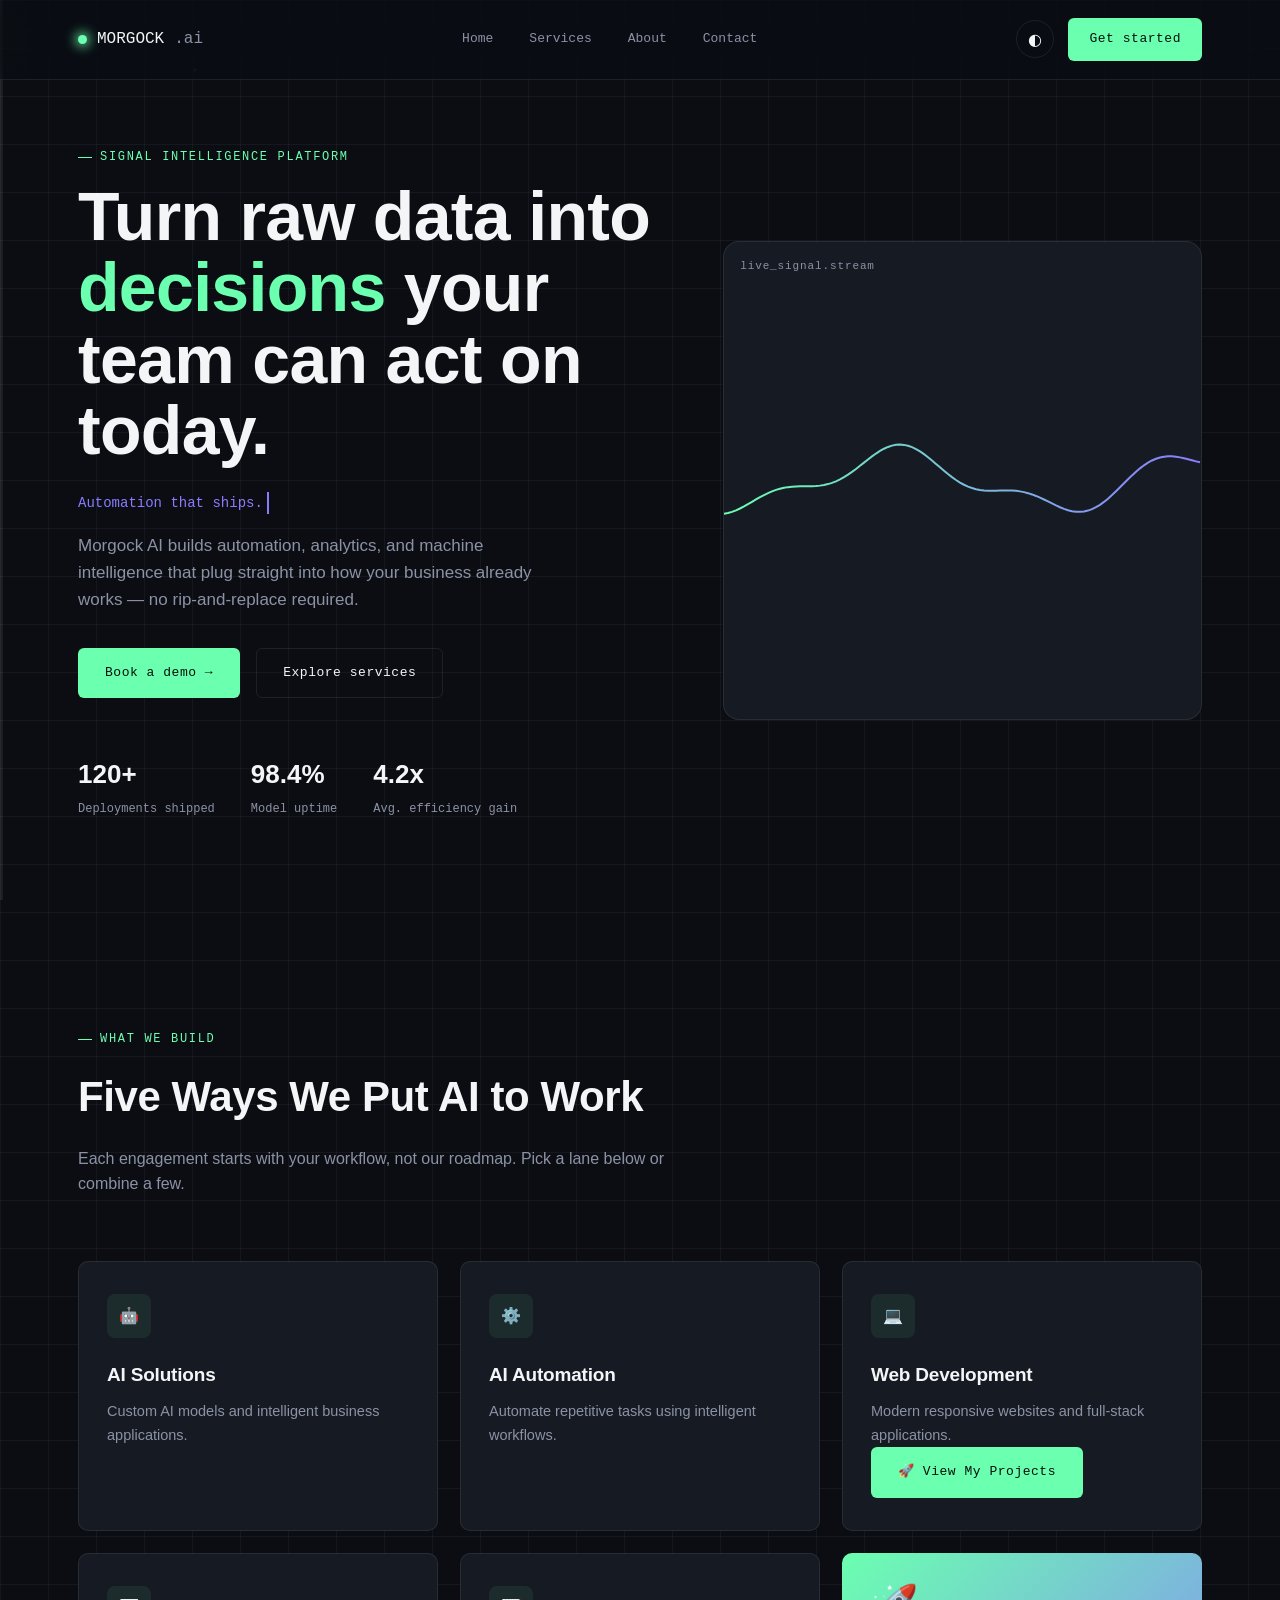
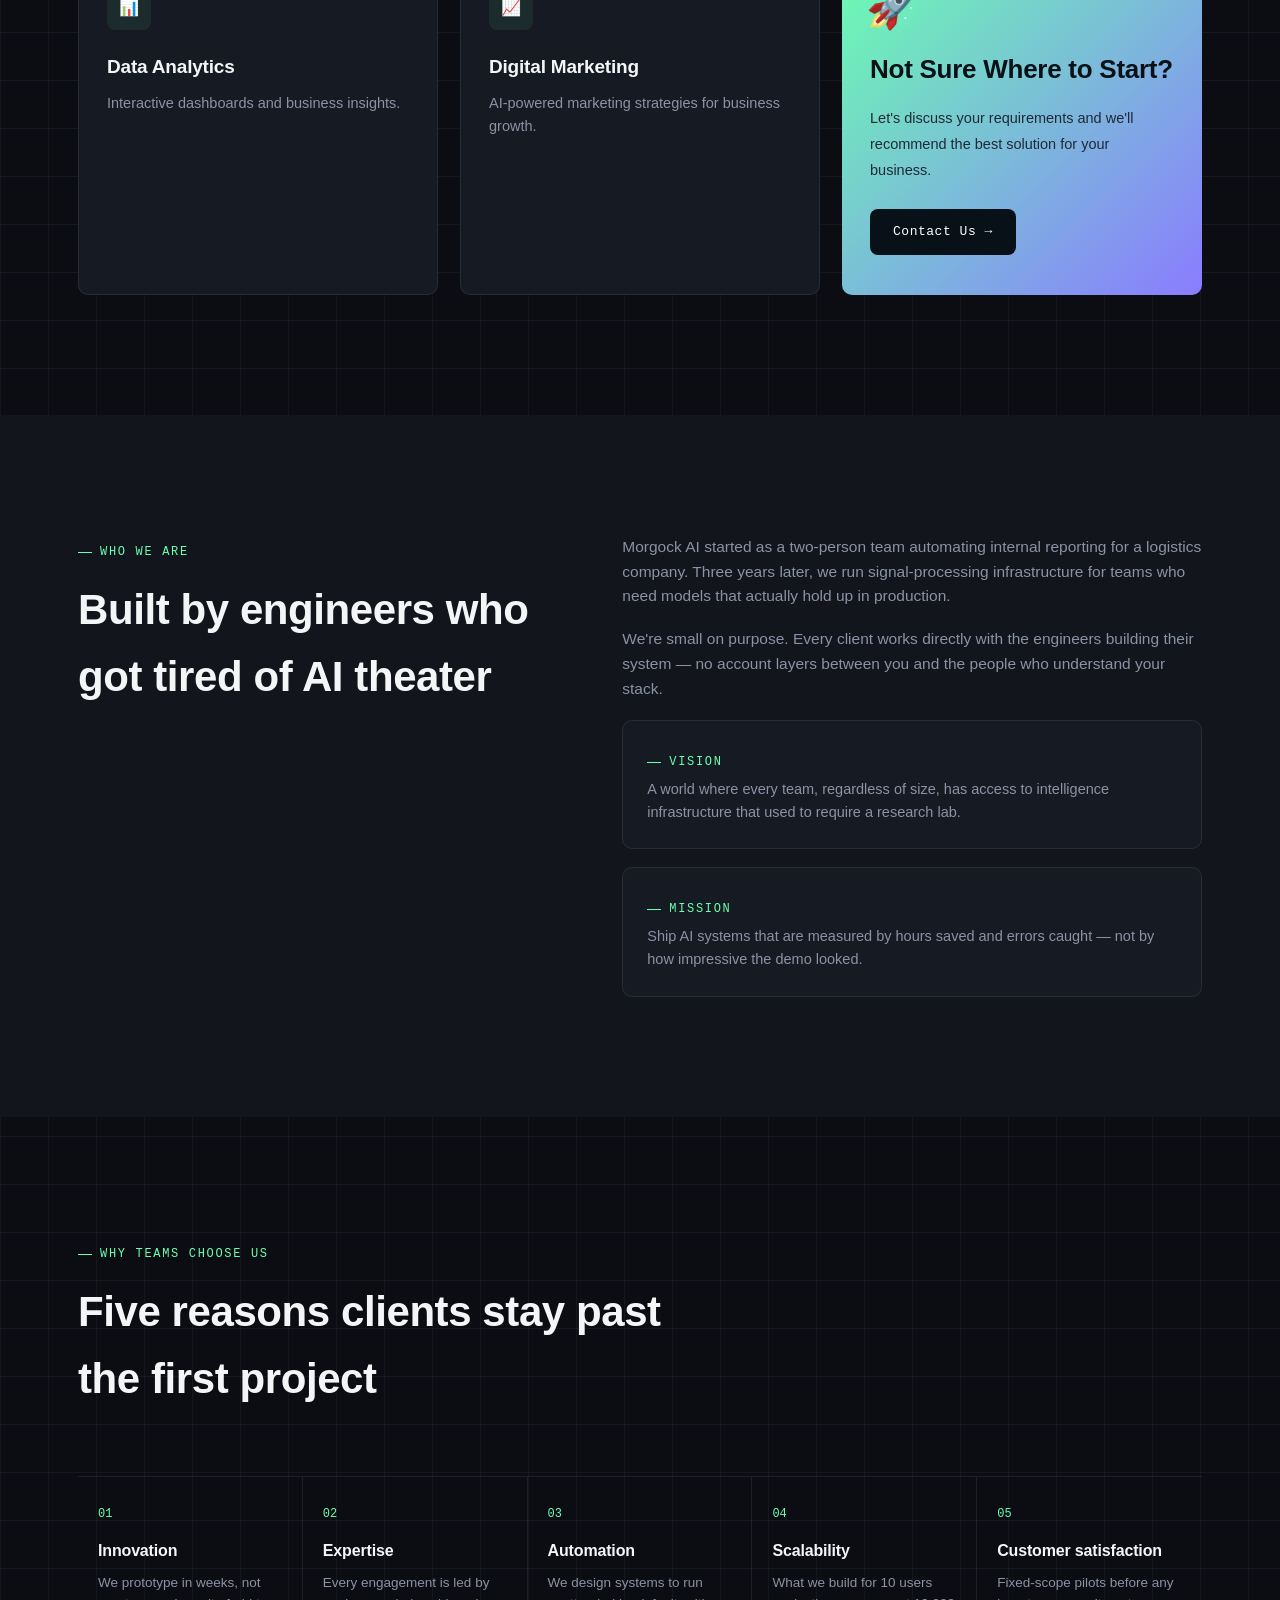
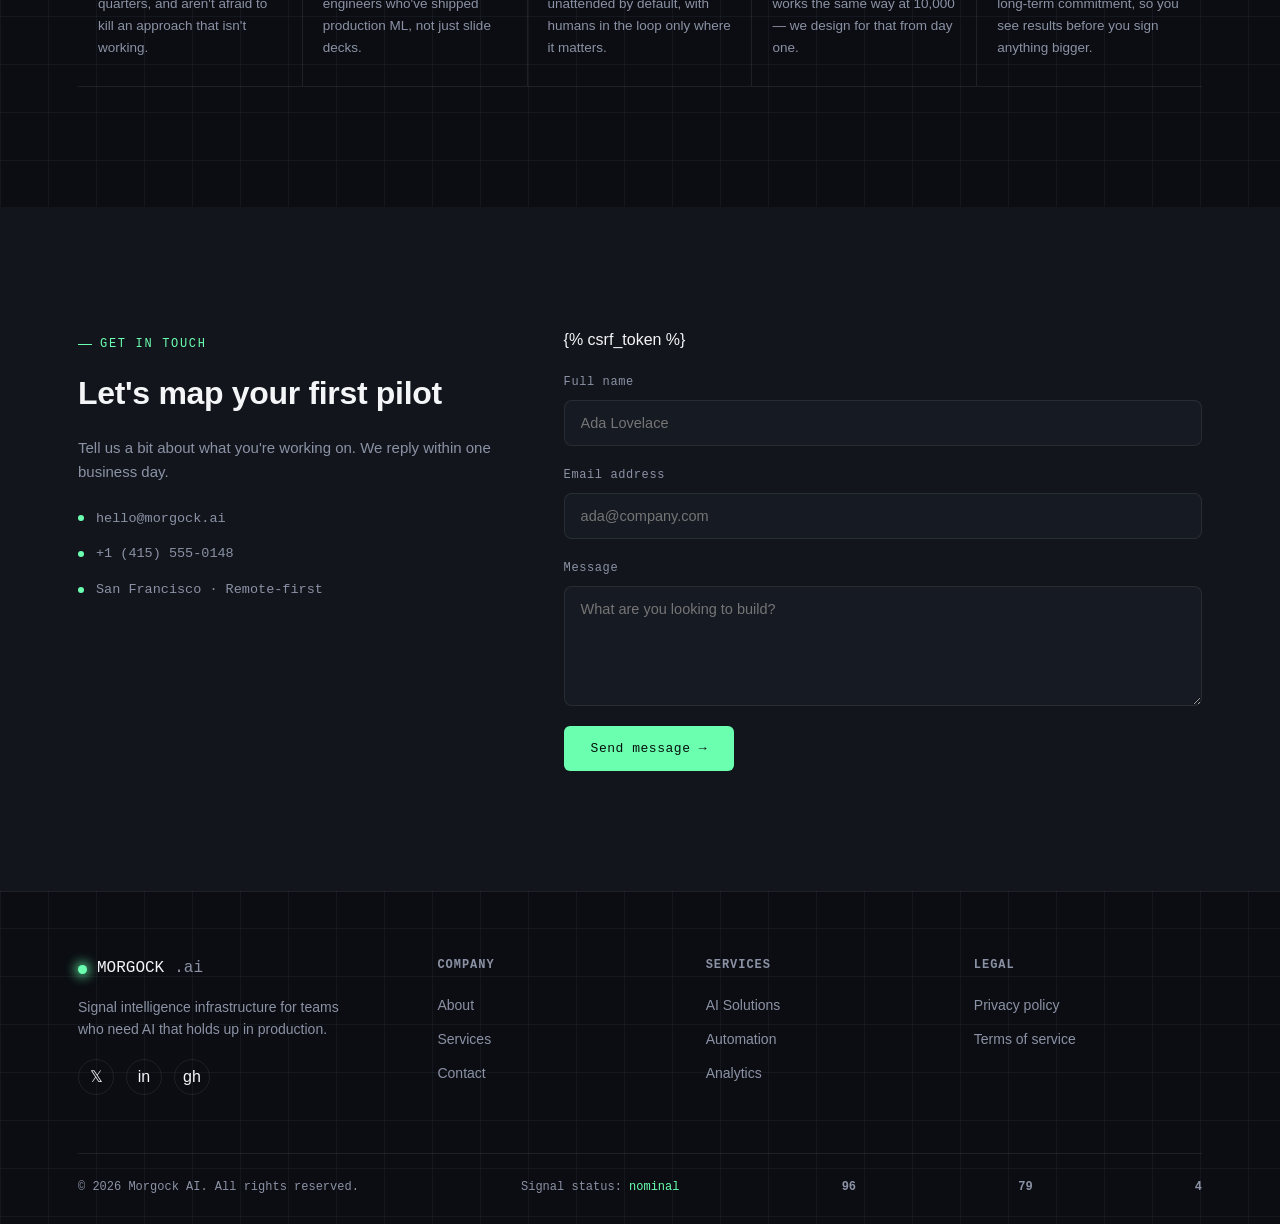
<file: index.html>
<!DOCTYPE html>
<html lang="en">
<head>
<meta charset="UTF-8">
<meta name="viewport" content="width=device-width, initial-scale=1.0">
<title>Morgock AI — Signal Intelligence</title>
<link rel="stylesheet" href="style.css">

</head>
<body>

<div id="loader">
  <div class="loader-mark">MORGOCK // BOOTING SIGNAL</div>
  <div class="loader-bar"></div>
</div>

<div class="trace"><div class="trace-fill" id="traceFill"></div></div>

<header>
  <nav>
    <div class="logo"><span class="logo-dot"></span>MORGOCK<span style="color:var(--muted)">.ai</span></div>
    <div class="nav-links">
      <a href="#home">Home</a>
      <a href="#services">Services</a>
      <a href="#about">About</a>
      <a href="#contact">Contact</a>
    </div>
    <div class="nav-actions">
      <button class="theme-toggle" id="themeToggle" aria-label="Toggle theme">◐</button>
      <a href="#contact" class="btn btn-primary" style="padding:10px 20px;">Get started</a>
      <button class="hamburger" id="hamburger" aria-label="Open menu">
        <span></span><span></span><span></span>
      </button>
    </div>
  </nav>
</header>

<div class="menu-overlay" id="menuOverlay"></div>
<div class="mobile-menu" id="mobileMenu">
  <a href="#home">Home</a>
  <a href="#services">Services</a>
  <a href="#about">About</a>
  <a href="#contact">Contact</a>
  <a href="#contact" class="btn btn-primary" style="justify-content:center;">Get started</a>
</div>

<section class="hero" id="home">
  <canvas id="particles"></canvas>
  <div class="wrap hero-inner">
    <div>
      <div class="eyebrow">Signal intelligence platform</div>
      <h1>Turn raw data into <span class="accent">decisions</span> your team can act on today.</h1>
      <div class="typewriter" id="typewriter"></div>
      <p class="lead">Morgock AI builds automation, analytics, and machine intelligence that plug straight into how your business already works — no rip-and-replace required.</p>
      <div class="hero-actions">
        <a href="#contact" class="btn btn-primary">Book a demo →</a>
        <a href="#services" class="btn btn-ghost">Explore services</a>
      </div>
      <div class="hero-stats">
        <div><strong>120+</strong><span>Deployments shipped</span></div>
        <div><strong>98.4%</strong><span>Model uptime</span></div>
        <div><strong>4.2x</strong><span>Avg. efficiency gain</span></div>
      </div>
    </div>
    <div class="hero-visual">
      <span class="tag">live_signal.stream</span>
      <canvas id="waveform"></canvas>
    </div>
  </div>
</section>
<section id="services">
  <div class="wrap">

    <div class="section-head reveal">
      <div class="eyebrow">What we build</div>
      <h2>Five Ways We Put AI to Work</h2>
      <p>
        Each engagement starts with your workflow, not our roadmap.
        Pick a lane below or combine a few.
      </p>
    </div>

    <div class="services-grid">

      <div class="service-card reveal">
        <div class="service-icon">🤖</div>
        <h3>AI Solutions</h3>
        <p>Custom AI models and intelligent business applications.</p>
      </div>

      <div class="service-card reveal">
        <div class="service-icon">⚙️</div>
        <h3>AI Automation</h3>
        <p>Automate repetitive tasks using intelligent workflows.</p>
      </div>

      <div class="service-card reveal">
        <div class="service-icon">💻</div>
        <h3>Web Development</h3>
        <p>Modern responsive websites and full-stack applications.</p>

        <a href="projects.html" class="btn btn-primary">
          🚀 View My Projects
        </a>
      </div>

      <div class="service-card reveal">
        <div class="service-icon">📊</div>
        <h3>Data Analytics</h3>
        <p>Interactive dashboards and business insights.</p>
      </div>

      <div class="service-card reveal">
        <div class="service-icon">📈</div>
        <h3>Digital Marketing</h3>
        <p>AI-powered marketing strategies for business growth.</p>
      </div>

      <div class="service-card reveal featured-service">
        <div class="service-icon">🚀</div>

        <h3>Not Sure Where to Start?</h3>

        <p>
          Let's discuss your requirements and we'll recommend
          the best solution for your business.
        </p>

        <a href="#contact" class="btn btn-primary">
          Contact Us →
        </a>
      </div>

    </div>

  </div>
</section>

<section id="about" style="background:var(--ink-2);">
  <div class="wrap about">
    <div class="section-head reveal" style="margin-bottom:0;">
      <div class="eyebrow">Who we are</div>
      <h2>Built by engineers who got tired of AI theater</h2>
    </div>
    <div>
      <div class="about-copy reveal">
        <p>Morgock AI started as a two-person team automating internal reporting for a logistics company. Three years later, we run signal-processing infrastructure for teams who need models that actually hold up in production.</p>
        <p>We're small on purpose. Every client works directly with the engineers building their system — no account layers between you and the people who understand your stack.</p>
      </div>
      <div class="about-cards">
        <div class="about-card reveal">
          <div class="eyebrow" style="margin-bottom:6px;">Vision</div>
          <p>A world where every team, regardless of size, has access to intelligence infrastructure that used to require a research lab.</p>
        </div>
        <div class="about-card reveal">
          <div class="eyebrow" style="margin-bottom:6px;">Mission</div>
          <p>Ship AI systems that are measured by hours saved and errors caught — not by how impressive the demo looked.</p>
        </div>
      </div>
    </div>
  </div>
</section>

<section id="why">
  <div class="wrap">
    <div class="section-head reveal">
      <div class="eyebrow">Why teams choose us</div>
      <h2>Five reasons clients stay past the first project</h2>
    </div>
    <div class="why-list reveal">
      <div class="why-item">
        <span class="idx">01</span>
        <h3>Innovation</h3>
        <p>We prototype in weeks, not quarters, and aren't afraid to kill an approach that isn't working.</p>
      </div>
      <div class="why-item">
        <span class="idx">02</span>
        <h3>Expertise</h3>
        <p>Every engagement is led by engineers who've shipped production ML, not just slide decks.</p>
      </div>
      <div class="why-item">
        <span class="idx">03</span>
        <h3>Automation</h3>
        <p>We design systems to run unattended by default, with humans in the loop only where it matters.</p>
      </div>
      <div class="why-item">
        <span class="idx">04</span>
        <h3>Scalability</h3>
        <p>What we build for 10 users works the same way at 10,000 — we design for that from day one.</p>
      </div>
      <div class="why-item">
        <span class="idx">05</span>
        <h3>Customer satisfaction</h3>
        <p>Fixed-scope pilots before any long-term commitment, so you see results before you sign anything bigger.</p>
      </div>
    </div>
  </div>
</section>

<section id="contact" style="background:var(--ink-2);">
  <div class="wrap contact-wrap">
    <div class="contact-info reveal">
      <div class="eyebrow">Get in touch</div>
      <h2 style="font-size:32px;margin-bottom:16px;">Let's map your first pilot</h2>
      <p>Tell us a bit about what you're working on. We reply within one business day.</p>
      <ul>
        <li><span class="dot"></span> hello@morgock.ai</li>
        <li><span class="dot"></span> +1 (415) 555-0148</li>
        <li><span class="dot"></span> San Francisco · Remote-first</li>
      </ul>
    </div>
    <form method="POST" id="contactForm" class="reveal">

    {% csrf_token %}
      <div class="field" id="nameField">
        <label for="name">Full name</label>
        <input type="text" id="name" name="name" placeholder="Ada Lovelace">
        <small class="error">Please enter your full name.</small>
      </div>
      <div class="field" id="emailField">
        <label for="email">Email address</label>
        <input type="email" id="email" name="email" placeholder="ada@company.com">
        <small class="error">Please enter a valid email address.</small>
      </div>
      <div class="field" id="messageField">
        <label for="message">Message</label>
        <textarea id="message" name="message" placeholder="What are you looking to build?"></textarea>
        <small class="error">Message should be at least 10 characters.</small>
      </div>
      <button type="submit" class="btn btn-primary" style="align-self:flex-start;">Send message →</button>
      <div class="form-status" id="formStatus">Message received — we'll be in touch shortly.</div>
    </form>
  </div>
</section>

<footer>
  <div class="wrap">
    <div class="footer-grid">
      <div class="footer-brand">
        <div class="logo"><span class="logo-dot"></span>MORGOCK<span style="color:var(--muted)">.ai</span></div>
        <p>Signal intelligence infrastructure for teams who need AI that holds up in production.</p>
        <div class="social-row">
          <a href="#" aria-label="Twitter">𝕏</a>
          <a href="#" aria-label="LinkedIn">in</a>
          <a href="#" aria-label="GitHub">gh</a>
        </div>
      </div>
      <div class="footer-col">
        <h4>Company</h4>
        <a href="#about">About</a>
        <a href="#services">Services</a>
        <a href="#contact">Contact</a>
      </div>
      <div class="footer-col">
        <h4>Services</h4>
        <a href="#services">AI Solutions</a>
        <a href="#services">Automation</a>
        <a href="#services">Analytics</a>
      </div>
      <div class="footer-col">
        <h4>Legal</h4>
        <a href="#">Privacy policy</a>
        <a href="#">Terms of service</a>
      </div>
    </div>
    <div class="footer-bottom">
      <span>© <span id="year"></span> Morgock AI. All rights reserved.</span>
      <span>Signal status: <span style="color:var(--signal);">nominal</span></span>
 
 <strong class="counter" data-target="120">0</strong>

<strong class="counter" data-target="98">0</strong>

<strong class="counter" data-target="4">0</strong>   </div>
  </div>
</footer>
<script src="script.js"></script>
<script src="script.js"></script>

</body>
</html>
</file>
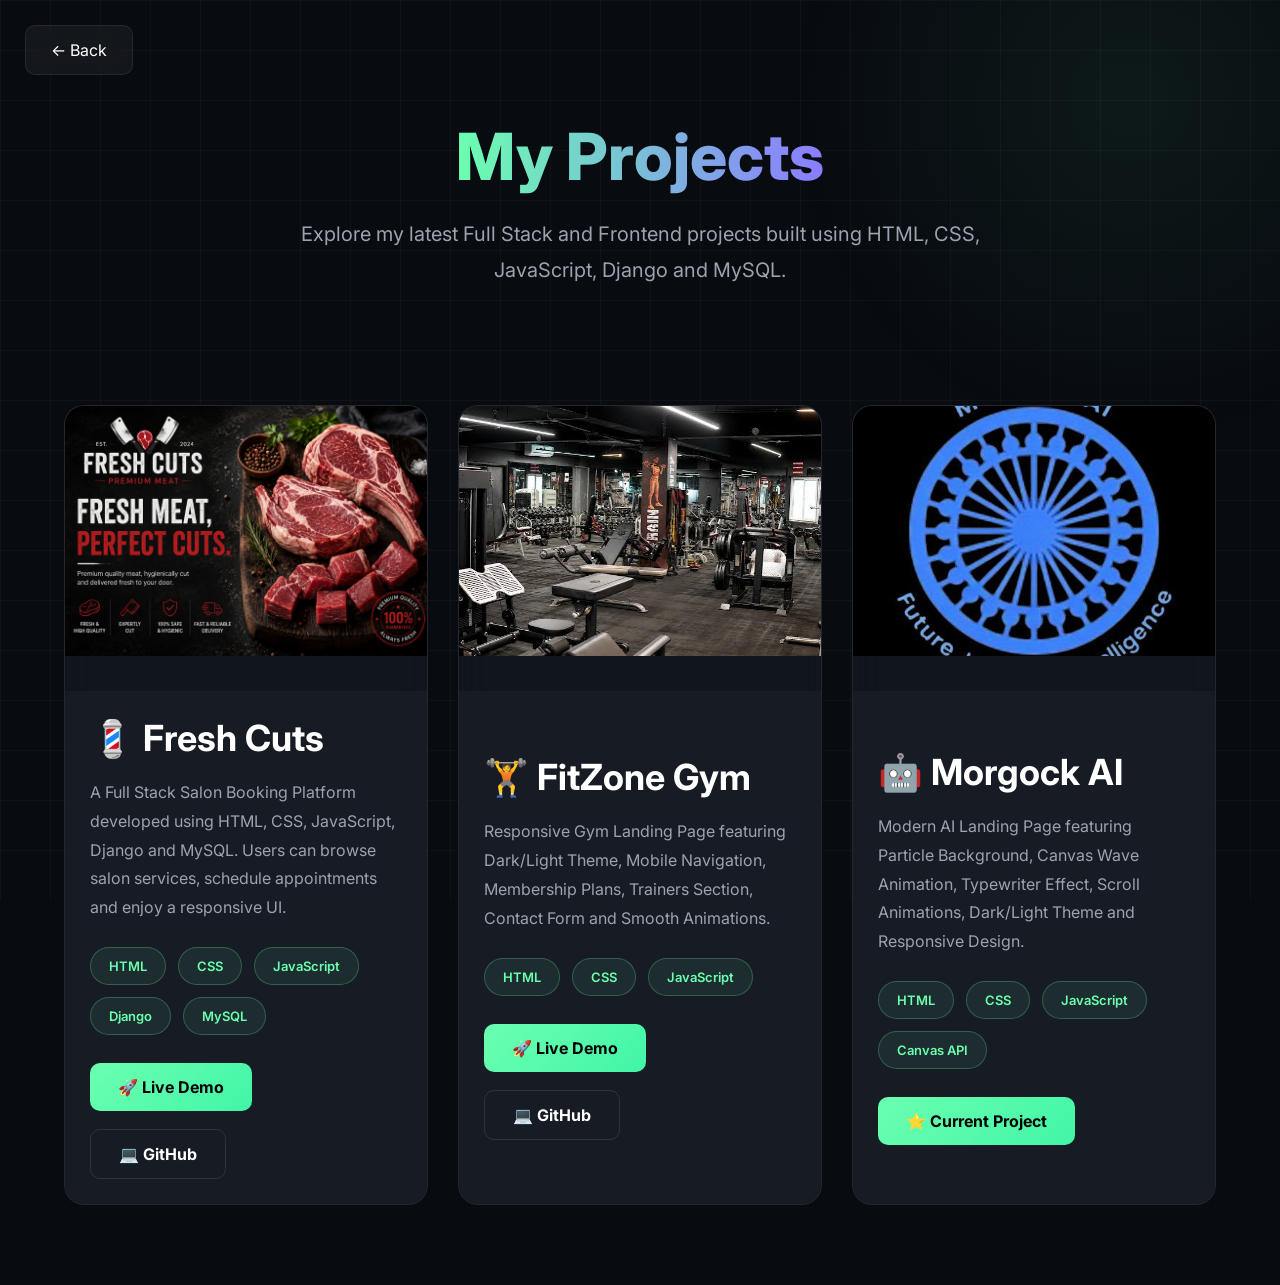
<file: projects.html>
<!DOCTYPE html>
<html lang="en">

<head>
    <meta charset="UTF-8">
    <meta name="viewport" content="width=device-width, initial-scale=1.0">
    <title>My Projects</title>

    <link rel="stylesheet" href="projects.css">
</head>

<body>

<a href="index.html" class="back">← Back</a>

<section class="hero">

    <h1>My Projects</h1>

    <p>
        Explore my latest Full Stack and Frontend projects built using
        HTML, CSS, JavaScript, Django and MySQL.
    </p>

</section>

<section class="projects">

    <!-- ================= Fresh Cuts ================= -->

    <div class="project-card">

        <img src="freshcuts.png" alt="Fresh Cuts">

        <div class="project-content">

            <h2>💈 Fresh Cuts</h2>

            <p>
                A Full Stack Salon Booking Platform developed using HTML,
                CSS, JavaScript, Django and MySQL. Users can browse salon
                services, schedule appointments and enjoy a responsive UI.
            </p>

            <div class="tech-stack">

                <span>HTML</span>
                <span>CSS</span>
                <span>JavaScript</span>
                <span>Django</span>
                <span>MySQL</span>

            </div>

            <div class="project-buttons">

                <a href="https://freshcuts-vn5g.onrender.com/"
                   target="_blank"
                   class="live-btn">

                    🚀 Live Demo

                </a>

                <a href="https://github.com/teja338/freshcuts"
                   target="_blank"
                   class="github-btn">

                    💻 GitHub

                </a>

            </div>

        </div>

    </div>

    <!-- ================= Gym ================= -->

    <div class="project-card">

        <img src="gym.jpeg" alt="Gym Landing Page">

        <div class="project-content">

            <h2>🏋️ FitZone Gym</h2>

            <p>
                Responsive Gym Landing Page featuring Dark/Light Theme,
                Mobile Navigation, Membership Plans, Trainers Section,
                Contact Form and Smooth Animations.
            </p>

            <div class="tech-stack">

                <span>HTML</span>
                <span>CSS</span>
                <span>JavaScript</span>

            </div>

            <div class="project-buttons">

                <a href="https://eloquent-profiterole-57f31c.netlify.app/"
                   target="_blank"
                   class="live-btn">

                    🚀 Live Demo

                </a>

                <a href="https://github.com/teja338/gym_landing_page"
                   target="_blank"
                   class="github-btn">

                    💻 GitHub

                </a>

            </div>

        </div>

    </div>

    <!-- ================= Morgock ================= -->

    <div class="project-card">

        <img src="morgock.png" alt="Morgock AI">

        <div class="project-content">

            <h2>🤖 Morgock AI</h2>

            <p>
                Modern AI Landing Page featuring Particle Background,
                Canvas Wave Animation, Typewriter Effect,
                Scroll Animations, Dark/Light Theme and Responsive Design.
            </p>

            <div class="tech-stack">

                <span>HTML</span>
                <span>CSS</span>
                <span>JavaScript</span>
                <span>Canvas API</span>

            </div>

            <div class="project-buttons">

                <a href="#" class="live-btn">

                    ⭐ Current Project

                </a>

            </div>

        </div>

    </div>

</section>

</body>

</html>
</file>
<file: style.css>
/* ===== Design tokens ===== */
  :root{
    --ink:#0B0D12;
    --ink-2:#12151C;
    --panel:#161A22;
    --grid-line: rgba(139,146,165,0.08);
    --text:#F4F5F7;
    --muted:#8B92A5;
    --signal:#6BFFB0;
    --violet:#8A7CFF;
    --danger:#FF6B6B;
    --border: rgba(244,245,247,0.08);
    --radius: 10px;
    --display: 'Space Grotesk', sans-serif;
    --body: 'Inter', sans-serif;
    --mono: 'IBM Plex Mono', monospace;
    --maxw: 1180px;
  }
  [data-theme="light"]{
    --ink:#F6F5F1;
    --ink-2:#EDEBE4;
    --panel:#FFFFFF;
    --grid-line: rgba(20,20,25,0.06);
    --text:#14151A;
    --muted:#5B6070;
    --border: rgba(20,20,25,0.08);
  }

  *{margin:0;padding:0;box-sizing:border-box;}
  html{scroll-behavior:smooth;}
  body{
    background:var(--ink);
    color:var(--text);
    font-family:var(--body);
    line-height:1.6;
    overflow-x:hidden;
    transition:background .4s ease, color .4s ease;
    background-image:
      linear-gradient(var(--grid-line) 1px, transparent 1px),
      linear-gradient(90deg, var(--grid-line) 1px, transparent 1px);
    background-size:48px 48px;
  }
  a{color:inherit;text-decoration:none;}
  img,svg{display:block;}
  ul{list-style:none;}
  .wrap{max-width:var(--maxw);margin:0 auto;padding:0 28px;}
  .eyebrow{
    font-family:var(--mono);
    font-size:12px;
    letter-spacing:.14em;
    text-transform:uppercase;
    color:var(--signal);
    display:inline-flex;
    align-items:center;
    gap:8px;
    margin-bottom:14px;
  }
  .eyebrow::before{content:"";width:14px;height:1px;background:var(--signal);}
  h1,h2,h3{font-family:var(--display);font-weight:600;letter-spacing:-0.01em;}
  .btn{
    font-family:var(--mono);
    font-size:13px;
    letter-spacing:.04em;
    padding:14px 26px;
    border-radius:6px;
    border:1px solid transparent;
    cursor:pointer;
    display:inline-flex;
    align-items:center;
    gap:10px;
    transition:transform .25s ease, box-shadow .25s ease, background .25s ease, border-color .25s ease;
  }
  .btn-primary{
    background:var(--signal);
    color:#06110B;
    box-shadow:0 0 0 0 rgba(107,255,176,.4);
  }
  .btn-primary:hover{transform:translateY(-2px);box-shadow:0 10px 30px -10px rgba(107,255,176,.55);}
  .btn-ghost{
    background:transparent;
    color:var(--text);
    border-color:var(--border);
  }
  .btn-ghost:hover{border-color:var(--signal);color:var(--signal);}

  /* ===== Loading screen ===== */
  #loader{
    position:fixed;inset:0;background:var(--ink);z-index:9999;
    display:flex;flex-direction:column;align-items:center;justify-content:center;gap:18px;
    transition:opacity .6s ease, visibility .6s ease;
  }
  #loader.hide{opacity:0;visibility:hidden;}
  .loader-mark{font-family:var(--mono);font-size:13px;color:var(--muted);letter-spacing:.2em;}
  .loader-bar{width:180px;height:2px;background:var(--border);position:relative;overflow:hidden;border-radius:2px;}
  .loader-bar::after{
    content:"";position:absolute;left:-40%;top:0;bottom:0;width:40%;
    background:linear-gradient(90deg, transparent, var(--signal), transparent);
    animation:sweep 1.1s ease-in-out infinite;
  }
  @keyframes sweep{0%{left:-40%;}100%{left:100%;}}

  /* ===== Signal trace (signature element) ===== */
  .trace{
    position:fixed;top:0;left:0;width:3px;height:100%;z-index:40;
    background:linear-gradient(var(--border), var(--border));
    pointer-events:none;
  }
  .trace-fill{
    position:absolute;top:0;left:0;width:100%;height:0%;
    background:linear-gradient(180deg, var(--signal), var(--violet));
    transition:height .1s linear;
  }
  @media (max-width:900px){.trace{display:none;}}

  /* ===== Nav ===== */
 header{

position:fixed;
top:0;
left:0;
right:0;

background:rgba(10,15,20,.55);

backdrop-filter:blur(18px);

-webkit-backdrop-filter:blur(18px);

border-bottom:1px solid rgba(255,255,255,.08);

transition:.4s;

z-index:1000;

}
  nav{
    max-width:var(--maxw);margin:0 auto;padding:18px 28px;
    display:flex;align-items:center;justify-content:space-between;
  }
  .logo{
    font-family:var(--mono);font-weight:500;font-size:16px;
    display:flex;align-items:center;gap:10px;
  }
  .logo-dot{width:9px;height:9px;border-radius:50%;background:var(--signal);box-shadow:0 0 12px 2px var(--signal);}
  .nav-links{display:flex;gap:36px;align-items:center;}
  .nav-links a{
    font-family:var(--mono);font-size:13px;color:var(--muted);
    position:relative;padding:4px 0;transition:color .2s ease;
  }
  .nav-links a:hover{color:var(--text);}
  .nav-links a::after{
    content:"";position:absolute;bottom:-2px;left:0;width:0;height:1px;
    background:var(--signal);transition:width .25s ease;
  }
  .nav-links a:hover::after{width:100%;}
  .nav-actions{display:flex;align-items:center;gap:14px;}
  .theme-toggle{
    width:38px;height:38px;border-radius:50%;border:1px solid var(--border);
    background:transparent;color:var(--text);cursor:pointer;
    display:flex;align-items:center;justify-content:center;font-size:16px;
    transition:border-color .2s ease;
  }
  .theme-toggle:hover{border-color:var(--signal);}
  .hamburger{display:none;flex-direction:column;gap:5px;cursor:pointer;background:none;border:none;padding:6px;}
  .hamburger span{width:22px;height:2px;background:var(--text);transition:transform .3s ease, opacity .3s ease;}
  .mobile-menu{
    position:fixed;top:0;right:-100%;width:78%;max-width:320px;height:100vh;
    background:var(--panel);border-left:1px solid var(--border);z-index:110;
    padding:100px 32px 32px;transition:right .35s ease;
    display:flex;flex-direction:column;gap:26px;
  }
  .mobile-menu.open{right:0;}
  .mobile-menu a{font-family:var(--mono);font-size:16px;color:var(--text);}
  .menu-overlay{
    position:fixed;inset:0;background:rgba(0,0,0,.5);z-index:105;
    opacity:0;visibility:hidden;transition:opacity .3s ease, visibility .3s ease;
  }
  .menu-overlay.open{opacity:1;visibility:visible;}

  @media (max-width:860px){
    .nav-links{display:none;}
    .hamburger{display:flex;}
  }

  /* ===== Hero ===== */
  .hero{
    position:relative;min-height:100vh;display:flex;align-items:center;
    padding:140px 0 80px;overflow:hidden;
  }
  #particles{position:absolute;inset:0;z-index:0;opacity:.55;}
  .hero-inner{position:relative;z-index:2;display:grid;grid-template-columns:1.1fr .9fr;gap:60px;align-items:center;width:100%;}
  .hero h1{
    font-size:clamp(38px,5.4vw,68px);line-height:1.05;margin-bottom:22px;
  }
  .hero h1 .accent{color:var(--signal);}
  .hero p.lead{
    font-size:17px;color:var(--muted);max-width:480px;margin-bottom:34px;
  }
  .typewriter{
    font-family:var(--mono);font-size:14px;color:var(--violet);margin-bottom:18px;
    display:inline-block;border-right:2px solid var(--violet);padding-right:4px;
  }
  .hero-actions{display:flex;gap:16px;flex-wrap:wrap;}
  .hero-stats{display:flex;gap:36px;margin-top:56px;}
  .hero-stats div{font-family:var(--mono);}
  .hero-stats strong{display:block;font-size:26px;color:var(--text);font-family:var(--display);}
  .hero-stats span{font-size:12px;color:var(--muted);}

  .hero-visual{
    position:relative;aspect-ratio:1/1;border:1px solid var(--border);border-radius:16px;
    background:var(--panel);overflow:hidden;
  }
  .hero-visual canvas{width:100%;height:100%;}
  .hero-visual .tag{
    position:absolute;top:16px;left:16px;font-family:var(--mono);font-size:11px;
    color:var(--muted);letter-spacing:.08em;
  }

  section{padding:120px 0;position:relative;}
  .section-head{max-width:600px;margin-bottom:64px;}
  .section-head h2{font-size:clamp(28px,3.6vw,42px);margin-bottom:16px;}
  .section-head p{color:var(--muted);font-size:16px;}

  /* ===== Services ===== */
  .services-grid{display:grid;grid-template-columns:repeat(3,1fr);gap:22px;}
  .service-card{
    background:var(--panel);border:1px solid var(--border);border-radius:var(--radius);
    padding:32px 28px;position:relative;overflow:hidden;
    transition:transform .3s ease, border-color .3s ease;
  }
  .service-card::before{
    content:"";position:absolute;top:0;left:0;width:100%;height:2px;
    background:linear-gradient(90deg,var(--signal),var(--violet));
    transform:scaleX(0);transform-origin:left;transition:transform .35s ease;
  }
  .service-card:hover{transform:translateY(-6px);border-color:var(--border);}
  .service-card:hover::before{transform:scaleX(1);}
  .service-icon{
    width:44px;height:44px;border-radius:8px;background:rgba(107,255,176,.08);
    display:flex;align-items:center;justify-content:center;margin-bottom:22px;color:var(--signal);
  }
  .service-card h3{font-size:19px;margin-bottom:10px;}
  .service-card p{color:var(--muted);font-size:14.5px;}

  @media (max-width:900px){.services-grid{grid-template-columns:1fr 1fr;}}
  @media (max-width:600px){.services-grid{grid-template-columns:1fr;}}

  /* ===== About ===== */
  .about{display:grid;grid-template-columns:.9fr 1.1fr;gap:70px;align-items:start;}
  .about-copy p{color:var(--muted);margin-bottom:18px;font-size:15.5px;}
  .about-cards{display:flex;flex-direction:column;gap:18px;}
  .about-card{
    border:1px solid var(--border);border-radius:var(--radius);padding:24px;
    background:var(--panel);
  }
  .about-card .eyebrow{margin-bottom:8px;}
  .about-card p{color:var(--muted);font-size:14.5px;}

  /* ===== Why choose us ===== */
  .why-list{display:grid;grid-template-columns:repeat(5,1fr);gap:0;border-top:1px solid var(--border);}
  .why-item{
    padding:28px 20px;border-right:1px solid var(--border);border-bottom:1px solid var(--border);
    position:relative;
  }
  .why-item:last-child{border-right:none;}
  .why-item .idx{font-family:var(--mono);font-size:12px;color:var(--signal);display:block;margin-bottom:14px;}
  .why-item h3{font-size:16px;margin-bottom:8px;}
  .why-item p{font-size:13.5px;color:var(--muted);}
  @media (max-width:900px){.why-list{grid-template-columns:repeat(2,1fr);}}
  @media (max-width:520px){.why-list{grid-template-columns:1fr;}}

  /* ===== Contact ===== */
  .contact-wrap{display:grid;grid-template-columns:.8fr 1.2fr;gap:60px;}
  .contact-info p{color:var(--muted);margin-bottom:24px;font-size:15px;}
  .contact-info li{display:flex;gap:12px;align-items:center;margin-bottom:14px;font-family:var(--mono);font-size:13.5px;color:var(--muted);}
  .contact-info li span.dot{width:6px;height:6px;border-radius:50%;background:var(--signal);}

  form{display:flex;flex-direction:column;gap:20px;}
  .field{display:flex;flex-direction:column;gap:8px;}
  .field label{font-family:var(--mono);font-size:12px;color:var(--muted);letter-spacing:.05em;}
  .field input, .field textarea{
    background:var(--panel);border:1px solid var(--border);border-radius:8px;
    padding:14px 16px;color:var(--text);font-family:var(--body);font-size:14.5px;
    outline:none;transition:border-color .2s ease;
  }
  .field input:focus, .field textarea:focus{border-color:var(--signal);}
  .field textarea{resize:vertical;min-height:120px;}
  .field small.error{color:var(--danger);font-family:var(--mono);font-size:11.5px;display:none;}
  .field.invalid input, .field.invalid textarea{border-color:var(--danger);}
  .field.invalid small.error{display:block;}
  .form-status{
    font-family:var(--mono);font-size:13px;color:var(--signal);display:none;
    padding:12px 16px;border:1px solid var(--signal);border-radius:8px;
  }
  .form-status.show{display:block;}

  /* ===== Footer ===== */
  footer{border-top:1px solid var(--border);padding:64px 0 28px;}
  .footer-grid{display:grid;grid-template-columns:1.4fr repeat(3,1fr);gap:40px;margin-bottom:56px;}
  .footer-brand p{color:var(--muted);font-size:14px;margin-top:14px;max-width:280px;}
  .footer-col h4{font-family:var(--mono);font-size:12px;letter-spacing:.08em;color:var(--muted);text-transform:uppercase;margin-bottom:18px;}
  .footer-col a{display:block;color:var(--muted);font-size:14px;margin-bottom:12px;transition:color .2s ease;}
  .footer-col a:hover{color:var(--signal);}
  .social-row{display:flex;gap:12px;margin-top:18px;}
  .social-row a{
    width:36px;height:36px;border:1px solid var(--border);border-radius:50%;
    display:flex;align-items:center;justify-content:center;transition:border-color .2s ease, color .2s ease;
  }
  .social-row a:hover{border-color:var(--signal);color:var(--signal);}
  .footer-bottom{
    display:flex;justify-content:space-between;align-items:center;
    padding-top:24px;border-top:1px solid var(--border);
    font-family:var(--mono);font-size:12px;color:var(--muted);flex-wrap:wrap;gap:10px;
  }

  @media (max-width:900px){
    .hero-inner{grid-template-columns:1fr;}
    .hero-visual{max-width:420px;}
    .about{grid-template-columns:1fr;}
    .contact-wrap{grid-template-columns:1fr;}
    .footer-grid{grid-template-columns:1fr 1fr;}
  }

  /* scroll reveal */
  .reveal{opacity:0;transform:translateY(24px);transition:opacity .7s ease, transform .7s ease;}
  .reveal.in{opacity:1;transform:translateY(0);}

  @media (prefers-reduced-motion:reduce){
    *{animation:none !important;transition:none !important;}
  }
 .cursor-glow{
    position:fixed;
    width:25px;
    height:25px;
    border-radius:50%;
    background:#6BFFB0;
    filter:blur(12px);
    pointer-events:none;
    z-index:9999;
    transition:transform .08s linear;
    mix-blend-mode:screen;
}
.logo{

transition:.4s;

}

.logo:hover{

transform:scale(1.08);

text-shadow:

0 0 20px #6BFFB0,
0 0 40px #6BFFB0;

}
.btn{

position:relative;

overflow:hidden;

transition:.35s;

}

.btn:hover{

transform:translateY(-4px);

box-shadow:

0 15px 35px rgba(107,255,176,.35);

}
.hero-visual{

animation:floatHero 5s ease-in-out infinite;

}

@keyframes floatHero{

0%,100%{

transform:translateY(0);

}

50%{

transform:translateY(-18px);

}

}
.service-card{

transition:.4s;

}

.service-card:hover{

transform:translateY(-10px);

box-shadow:

0 20px 45px rgba(107,255,176,.18);

border-color:#6BFFB0;

}
.service-icon{

transition:.5s;

}

.service-card:hover .service-icon{

transform:rotate(360deg);

box-shadow:

0 0 20px #6BFFB0;

}
footer{

animation:fadeFooter 1.2s ease;

}

@keyframes fadeFooter{

from{

opacity:0;

transform:translateY(50px);

}

to{

opacity:1;

transform:translateY(0);

}

}
.reveal{

opacity:0;

transform:translateY(60px) scale(.96);

transition:1s;

}

.reveal.in{

opacity:1;

transform:translateY(0) scale(1);

}
.features{
    display:grid;
    grid-template-columns:repeat(auto-fit,minmax(280px,1fr));
    gap:30px;
    margin-top:50px;
}

.feature-card{
    background:#161A22;
    border:1px solid rgba(255,255,255,.08);
    border-radius:16px;
    padding:30px;
    transition:0.3s ease;
    text-align:center;
}

.feature-card:hover{
    transform:translateY(-8px);
    box-shadow:0 15px 35px rgba(107,255,176,.2);
}

.feature-card h3{
    color:#fff;
    margin:15px 0;
}

.feature-card p{
    color:#9CA3AF;
    line-height:1.7;
}
/* ===============================
   Featured Service Card
==================================*/

.featured-service{

    background:linear-gradient(135deg,#6BFFB0,#8A7CFF);

    border:none;

    color:#081018;

    position:relative;

    overflow:hidden;

}

.featured-service::before{

    content:"";

    position:absolute;

    top:-80px;
    right:-80px;

    width:180px;
    height:180px;

    border-radius:50%;

    background:rgba(255,255,255,.15);

}

.featured-service .service-icon{

    font-size:42px;

    margin-bottom:20px;

}

.featured-service h3{

    color:#081018;

    font-size:26px;

    margin-bottom:15px;

}

.featured-service p{

    color:#1F2937;

    line-height:1.8;

    margin-bottom:25px;

}

.featured-service .btn{

    background:#081018;

    color:#fff;

    padding:12px 22px;

    border-radius:8px;

    text-decoration:none;

    display:inline-block;

    transition:.35s;

}

.featured-service .btn:hover{

    background:#111827;

    transform:translateY(-4px);

    box-shadow:0 10px 25px rgba(0,0,0,.3);

}
</file>
<file: projects.css>
/* ===============================
   GOOGLE FONT
==================================*/
@import url('https://fonts.googleapis.com/css2?family=Inter:wght@300;400;500;600;700;800&display=swap');

/* ===============================
   VARIABLES
==================================*/

:root{

--bg:#080B10;
--bg2:#111827;
--card:#141A22;
--text:#ffffff;
--muted:#9CA3AF;

--primary:#6BFFB0;
--secondary:#8A7CFF;

--border:rgba(255,255,255,.08);

}

/* ===============================
   RESET
==================================*/

*{

margin:0;
padding:0;
box-sizing:border-box;

}

html{

scroll-behavior:smooth;

}

body{

font-family:'Inter',sans-serif;

background:var(--bg);

color:var(--text);

overflow-x:hidden;

}

/* ===============================
   ANIMATED GRID BACKGROUND
==================================*/

body::before{

content:"";

position:fixed;

width:100%;
height:100%;

background:

linear-gradient(rgba(255,255,255,.03) 1px,transparent 1px),

linear-gradient(90deg,rgba(255,255,255,.03) 1px,transparent 1px);

background-size:50px 50px;

z-index:-3;

}

/* ===============================
   GLOW EFFECTS
==================================*/

body::after{

content:"";

position:fixed;

width:700px;
height:700px;

background:radial-gradient(circle,var(--primary),transparent 70%);

opacity:.06;

top:-250px;
right:-200px;

animation:moveGlow 10s ease-in-out infinite;

z-index:-2;

}

@keyframes moveGlow{

0%,100%{

transform:translateY(0);

}

50%{

transform:translateY(80px);

}

}

/* ===============================
   HERO
==================================*/

.hero{

min-height:45vh;

display:flex;

justify-content:center;

align-items:center;

flex-direction:column;

text-align:center;

padding:80px 20px;

}

.hero h1{

font-size:65px;

font-weight:800;

background:linear-gradient(90deg,#6BFFB0,#8A7CFF);

-webkit-background-clip:text;

-webkit-text-fill-color:transparent;

margin-bottom:20px;

}

.hero p{

font-size:20px;

color:var(--muted);

max-width:700px;

line-height:1.8;

}

/* ===============================
   BACK BUTTON
==================================*/

.back{

position:fixed;

top:25px;
left:25px;

padding:14px 25px;

background:rgba(255,255,255,.05);

backdrop-filter:blur(15px);

border:1px solid rgba(255,255,255,.08);

border-radius:10px;

color:white;

text-decoration:none;

transition:.4s;

z-index:1000;

}

.back:hover{

background:var(--primary);

color:black;

transform:translateY(-4px);

}

/* ===============================
   PROJECT SECTION
==================================*/

.projects{

width:90%;

max-width:1300px;

margin:auto;

display:flex;

flex-direction:column;

gap:45px;

padding-bottom:80px;

}

/* ===============================
   PROJECT CARD
==================================*/

.project-card{

display:grid;

grid-template-columns:420px 1fr;

gap:35px;

background:rgba(20,26,34,.75);

backdrop-filter:blur(18px);

border:1px solid rgba(255,255,255,.08);

border-radius:20px;

overflow:hidden;

transition:.45s;

position:relative;

}

/* Gradient Line */

.project-card::before{

content:"";

position:absolute;

top:0;
left:0;

width:100%;
height:4px;

background:linear-gradient(90deg,#6BFFB0,#8A7CFF);

transform:scaleX(0);

transition:.4s;

transform-origin:left;

}

.project-card:hover::before{

transform:scaleX(1);

}

.project-card:hover{

transform:translateY(-12px);

box-shadow:

0 20px 60px rgba(107,255,176,.18);

}

/* ===============================
   PROJECT IMAGE
==================================*/

.project-image{

overflow:hidden;

height:100%;

}

.project-image img{

width:100%;

height:100%;

object-fit:cover;

transition:.7s;

}

.project-card:hover img{

transform:scale(1.08);

}

/* ===============================
   PROJECT CONTENT
==================================*/

.project-content{

padding:40px;

display:flex;

flex-direction:column;

justify-content:center;

}

.project-content h2{

font-size:36px;

margin-bottom:18px;

}

.project-content p{

color:var(--muted);

line-height:1.8;

font-size:16px;

margin-bottom:25px;

}
/*==================================
    TECH STACK BADGES
==================================*/

.tech-stack{

display:flex;
flex-wrap:wrap;
gap:12px;

margin-bottom:28px;

}

.tech-stack span{

padding:10px 18px;

border-radius:30px;

background:rgba(107,255,176,.08);

border:1px solid rgba(107,255,176,.25);

color:#6BFFB0;

font-size:13px;

font-weight:600;

transition:.35s;

cursor:pointer;

}

.tech-stack span:hover{

background:#6BFFB0;

color:#000;

transform:translateY(-4px);

box-shadow:0 10px 25px rgba(107,255,176,.35);

}

/*==================================
    BUTTONS
==================================*/

.project-buttons{

display:flex;

gap:18px;

flex-wrap:wrap;

}

.project-buttons a{

text-decoration:none;

padding:14px 28px;

border-radius:10px;

font-weight:700;

transition:.35s;

position:relative;

overflow:hidden;

}

/* Live Button */

.live-btn{

background:linear-gradient(135deg,#6BFFB0,#42F5A7);

color:#000;

}

.live-btn:hover{

transform:translateY(-5px);

box-shadow:

0 15px 35px rgba(107,255,176,.4);

}

/* Github Button */

.github-btn{

background:transparent;

border:1px solid rgba(255,255,255,.1);

color:white;

}

.github-btn:hover{

border-color:#6BFFB0;

color:#6BFFB0;

transform:translateY(-5px);

}

/*==================================
    RIPPLE EFFECT
==================================*/

.project-buttons a::before{

content:"";

position:absolute;

width:0;
height:0;

background:rgba(255,255,255,.25);

border-radius:50%;

top:50%;
left:50%;

transform:translate(-50%,-50%);

transition:.6s;

}

.project-buttons a:hover::before{

width:320px;
height:320px;

}

/*==================================
    ICON ANIMATION
==================================*/

.project-content h2{

transition:.4s;

}

.project-card:hover h2{

transform:translateX(8px);

color:#6BFFB0;

}

/*==================================
    PARAGRAPH
==================================*/

.project-content p{

transition:.4s;

}

.project-card:hover p{

color:#d7d7d7;

}

/*==================================
    CARD GLOW
==================================*/

.project-card::after{

content:"";

position:absolute;

inset:0;

border-radius:20px;

padding:1px;

background:linear-gradient(130deg,#6BFFB0,#8A7CFF);

mask:
linear-gradient(#fff 0 0) content-box,
linear-gradient(#fff 0 0);

-webkit-mask:
linear-gradient(#fff 0 0) content-box,
linear-gradient(#fff 0 0);

mask-composite:exclude;
-webkit-mask-composite:xor;

opacity:0;

transition:.4s;

}

.project-card:hover::after{

opacity:1;

}

/*==================================
    FLOATING ANIMATION
==================================*/

.project-card{

animation:floatCard 5s ease-in-out infinite;

}

.project-card:nth-child(2){

animation-delay:1s;

}

.project-card:nth-child(3){

animation-delay:2s;

}

@keyframes floatCard{

0%,100%{

transform:translateY(0);

}

50%{

transform:translateY(-8px);

}

}

/*==================================
    IMAGE OVERLAY
==================================*/

.project-image{

position:relative;

}

.project-image::after{

content:"";

position:absolute;

inset:0;

background:linear-gradient(

transparent,

rgba(0,0,0,.25)

);

opacity:0;

transition:.5s;

}

.project-card:hover .project-image::after{

opacity:1;

}

/*==================================
    SCROLLBAR
==================================*/

::-webkit-scrollbar{

width:10px;

}

::-webkit-scrollbar-track{

background:#111827;

}

::-webkit-scrollbar-thumb{

background:#6BFFB0;

border-radius:20px;

}

::-webkit-scrollbar-thumb:hover{

background:#8A7CFF;

}

/*==================================
    RESPONSIVE
==================================*/

@media(max-width:1000px){

.project-card{

grid-template-columns:1fr;

}

.project-image{

height:260px;

}

.project-content{

padding:30px;

}

.hero h1{

font-size:50px;

}

}

@media(max-width:768px){

.hero{

min-height:35vh;

padding:50px 20px;

}

.hero h1{

font-size:38px;

}

.hero p{

font-size:16px;

}

.projects{

width:94%;

}

.project-content h2{

font-size:28px;

}

.project-buttons{

flex-direction:column;

}

.project-buttons a{

text-align:center;

}

.back{

left:15px;
top:15px;

padding:10px 18px;

}

}
.project-buttons{
    position: relative;
    z-index: 9999;
}

.project-buttons a{
    position: relative;
    z-index: 10000;
    pointer-events: auto;
}

.project-card{
    overflow: visible;
}





.project-card{
    overflow:hidden;
    position:relative;
}

.project-card img{
    width:100%;
    height:250px;
    object-fit:cover;
    display:block;
}

.project-content{
    background:#171b24;
    padding:25px;
    position:relative;
}




.projects{
    display:grid;
    grid-template-columns:repeat(auto-fit,minmax(350px,1fr));
    gap:30px;
}

.project-card{
    display:flex;
    flex-direction:column;
    height:100%;
}

.project-content{
    flex:1;
}
.project-card img{
    transition:0.5s ease;
}

.project-card:hover img{
    transform:scale(1.05);
}
</file>
